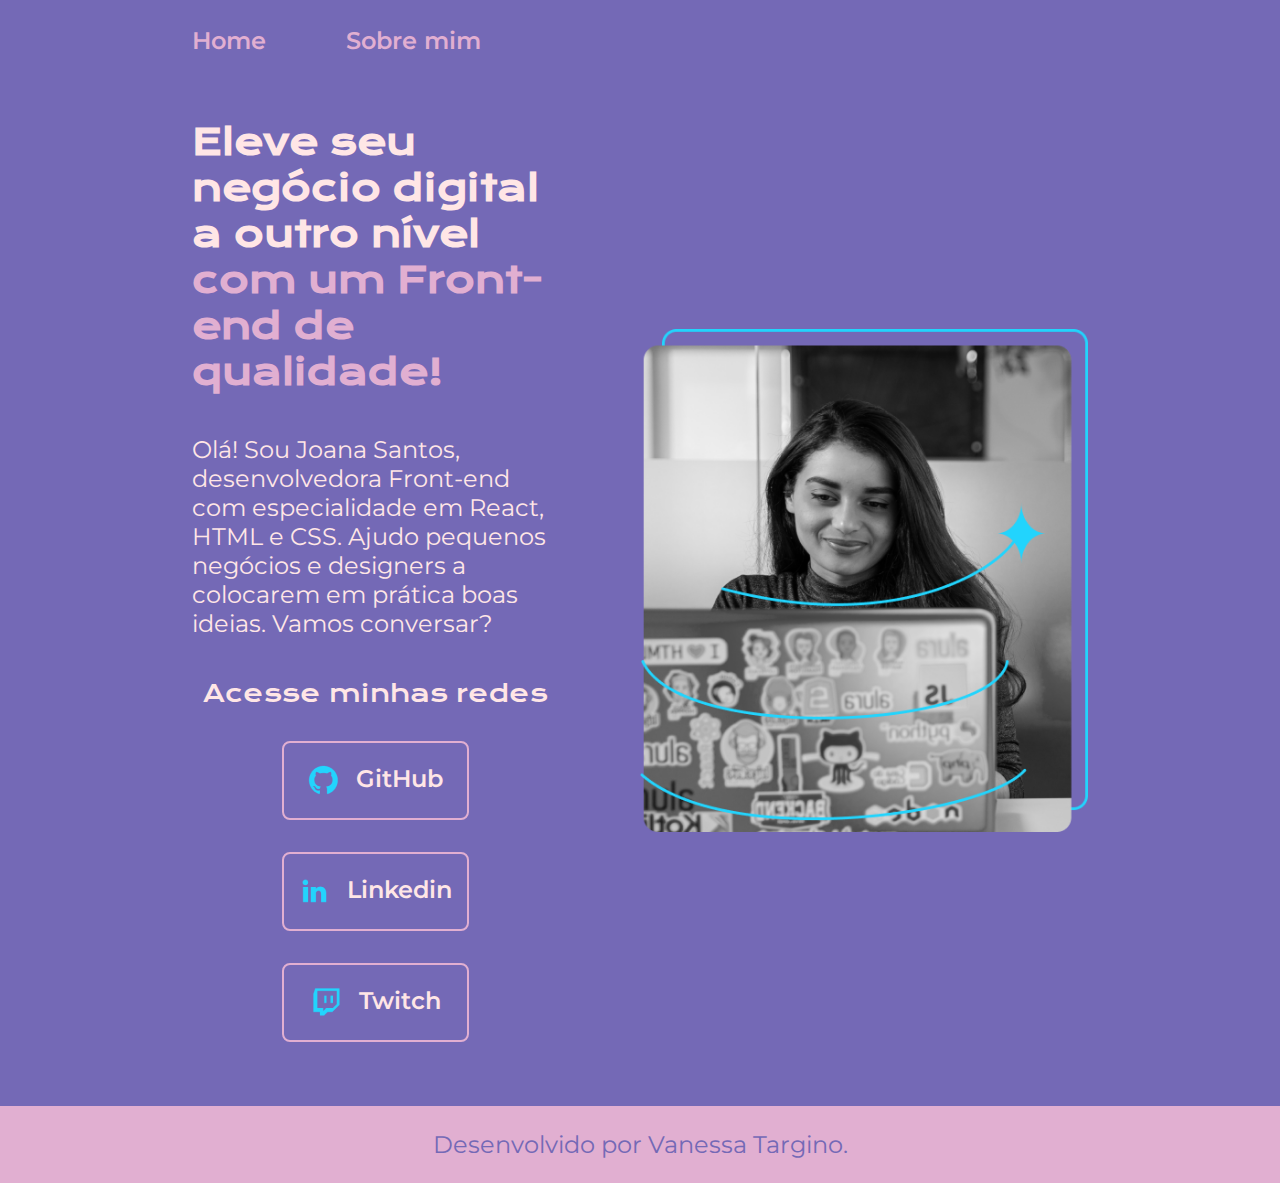
<file: index.html>
<!DOCTYPE html>
<html lang="pt-br">
<head>
    <meta charset="UTF-8"> 
    <meta http-equiv="X-UA-Compatible" content="IE=edge">
    <meta name="viewport" content="width=device-width, initial-scale=1.0">
    <title>Portifolio</title>
    <link rel="stylesheet" href="./estilo/style.css">
</head>
<body>
    <header class="cabecalho">
        <nav class="cabecalho__menu">
            <a class="cabecalho__menu__link" href="index.html" >Home</a>
            <a class="cabecalho__menu__link" href="about.html">Sobre mim</a>
        </nav>
    </header>
    <main class="apresentacao">
        <section class="apresentacao__conteudo">
            <h1 class="apresentacao__conteudo__titulo"> Eleve seu negócio digital a outro nível 
            <strong class= "titulo-destaque">com um Front-end de qualidade!
            </strong></h1>
            <p class="apresentacao__conteudo__texto">Olá! Sou Joana Santos, desenvolvedora 
            Front-end com especialidade em React, HTML e
            CSS. Ajudo pequenos negócios e designers a 
            colocarem em prática boas ideias. Vamos 
            conversar?</p>
            <div class="apresentacao__links">
                <h2 class="apresentacao__links__subtitulo">Acesse minhas redes</h2>
                <a class="apresentacao__links__navegacao" href="https://github.com/guilhermeonrails">
                    <img src="./assets/github.png"> GitHub</a>
                <a class="apresentacao__links__navegacao" href="https://linkedin.com/in/rafaellaballerini">
                    <img src= "./assets/linkedin.png"> Linkedin</a>
                <a class="apresentacao__links__navegacao" href="https://twitch.tv/guilimadev">
                    <img src= "./assets/twitch.png"> Twitch</a>
            </div>
        </section>
            <img class="apresentacao__imagem" src="./assets/Imagem.png" alt="Foto da Joana Santos programando">
    </main>
    <footer class="rodape">
        <p>Desenvolvido por Vanessa Targino.</p>
    </footer>
</body>
</html>
</file>
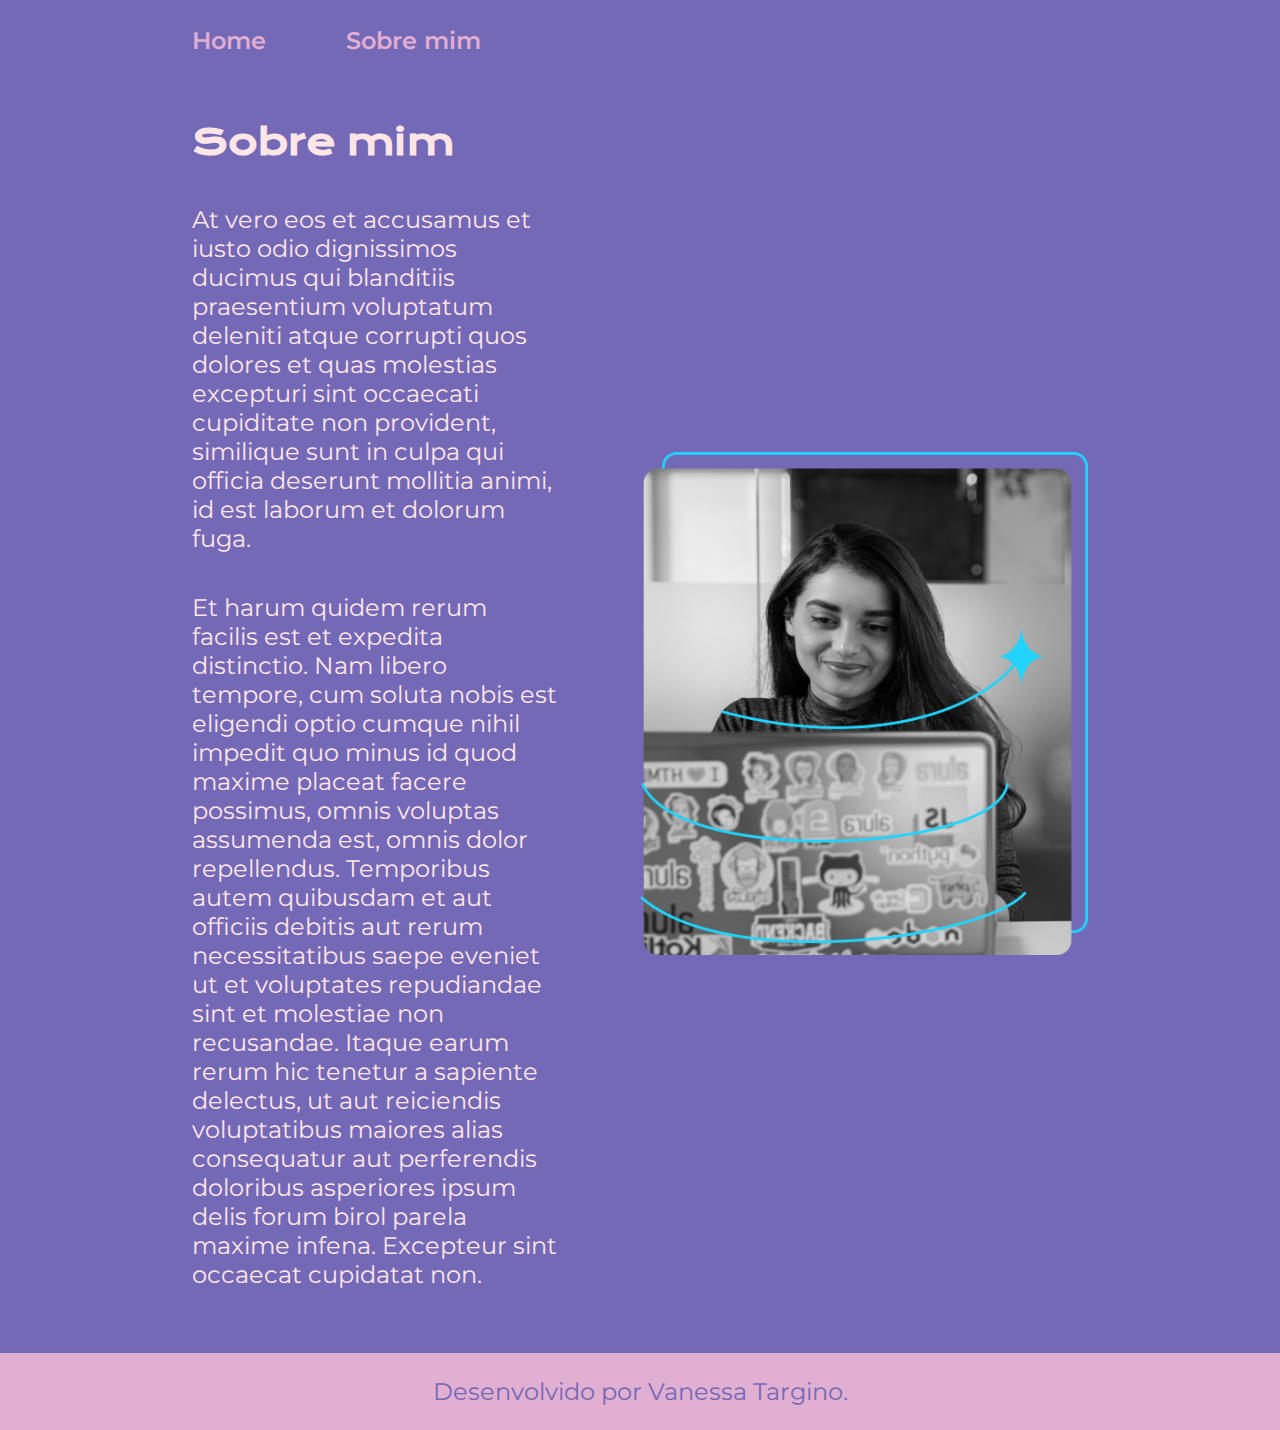
<file: about.html>
<!DOCTYPE html>
<html lang="pt-br">
<head>
    <meta charset="UTF-8">
    <meta name="viewport" content="width=device-width, initial-scale=1.0">
    <title>Sobre mim</title>
    <link rel="stylesheet" href="./estilo/style.css">
</head>
<body>
    <header class="cabecalho">
        <nav class="cabecalho__menu">
            <a class="cabecalho__menu__link" href="index.html" >Home</a>
            <a class="cabecalho__menu__link" href="about.html">Sobre mim</a>
        </nav>
    </header>
    <main class="apresentacao">
        <section class="apresentacao__conteudo">
            <h1 class="apresentacao__conteudo__titulo">Sobre mim</h1>
            <p class="apresentacao__conteudo__texto">At vero eos et accusamus et iusto odio dignissimos ducimus qui blanditiis praesentium voluptatum deleniti atque corrupti quos dolores et quas molestias excepturi sint occaecati cupiditate non provident, similique sunt in culpa qui officia deserunt mollitia animi, id est laborum et dolorum fuga.</p>
            <p class="apresentacao__conteudo__texto">Et harum quidem rerum facilis est et expedita distinctio. Nam libero tempore, cum soluta nobis est eligendi optio cumque nihil impedit quo minus id quod maxime placeat facere possimus, omnis voluptas assumenda est, omnis dolor repellendus. Temporibus autem quibusdam et aut officiis debitis aut rerum necessitatibus saepe eveniet ut et voluptates repudiandae sint et molestiae non recusandae. Itaque earum rerum hic tenetur a sapiente delectus, ut aut reiciendis voluptatibus maiores alias consequatur aut perferendis doloribus asperiores ipsum delis forum birol parela maxime infena. Excepteur sint occaecat cupidatat non.</p>
        </section>
        <img class="apresentacao__imagem" src="./assets/Imagem.png" alt="Foto da Joana Santos programando">
    </main>
    <footer class="rodape">
        <p>Desenvolvido por Vanessa Targino.</p>
    </footer>  
</body>
</html>
</file>
<file: estilo/style.css>
@import url('https://fonts.googleapis.com/css2?family=Krona+One&family=Montserrat:wght@400;600&display=swap');

:root{
    --cor-primaria: #7469B6 ;
    --cor-secundaria: #FFE6E6;
    --cor-terciaria: #E1AFD1;
    --cor-hover: #AD88C6;

    --fonte-primaria: "Krona One", sans-serif;
    --fonte-secundaria: "Montserrat", sans-serif;
}

* {
    margin: 0;
    padding: 0;
}

body{
    box-sizing: border-box;
    background-color: var(--cor-primaria);
    color: var(--cor-secundaria);
}

.cabecalho{
    padding: 2% 0% 0% 15%;
}

.cabecalho__menu{
    display: flex;
    gap: 80px;
}

.cabecalho__menu__link{
    font-family: var(--fonte-secundaria);
    font-size: 1.5rem;
    font-weight: 600;
    color: var(--cor-terciaria);
    text-decoration: none;
}


.apresentacao {
    padding: 5% 15%;
    display: flex;
    align-items: center;
    justify-content: space-between;
    gap: 82px;
}

.apresentacao__conteudo {
   width: 50%;
   display: flex;
   flex-direction: column;
   gap: 40px;
}

.apresentacao__conteudo__titulo{
    font-size: 2.25rem;
    font-family: var(--fonte-primaria);
}

.titulo-destaque{
    color: var(--cor-terciaria);
}

.apresentacao__conteudo__texto{
    font-size: 1.5rem;
    font-family: var(--fonte-secundaria);
}

.apresentacao__links__subtitulo{
    font-family: var(--fonte-primaria);
    font-weight: 400;
    font-size: 1.5rem;
}

.apresentacao__links{
    display: flex;
    justify-content: space-between;
    flex-direction: column;
    align-items: center;
    gap: 32px;
}

.apresentacao__links__navegacao{
    display: flex;
    justify-content: center;
    gap: 16px;
    border: 2px solid var(--cor-terciaria);
    color: var(--cor-secundaria);
    text-align: center;
    text-decoration: none;
    width: 50%;
    font-size: 1.5rem;
    font-weight: 600;
    font-family: var(--fonte-secundaria);
    padding: 21.5px 0;
    border-radius: 8px;
}

.apresentacao__links__navegacao:hover {
    background-color: var(--cor-hover);
    color: var(--cor-terciaria);
}

.apresentacao__imagem {
    width: 50%;
}

.rodape{
    padding: 24px;
    color:var(--cor-primaria);
    background-color: var(--cor-terciaria);
    text-align: center;
    font-family: var(--fonte-secundaria);
    font-size: 1.5rem;
    font-weight: 400;
}

@media (max-width: 1200px){
    .cabecalho{
        padding: 10%;
    }

    .cabecalho__menu {
        justify-content: center;
    }
    
    .apresentacao {
        flex-direction: column-reverse;
        padding: 5%;
    }

    .apresentacao__conteudo{
        width: 100%;
    }
    .apresentacao__imagem {
        width: 100%;
    }
}
</file>
